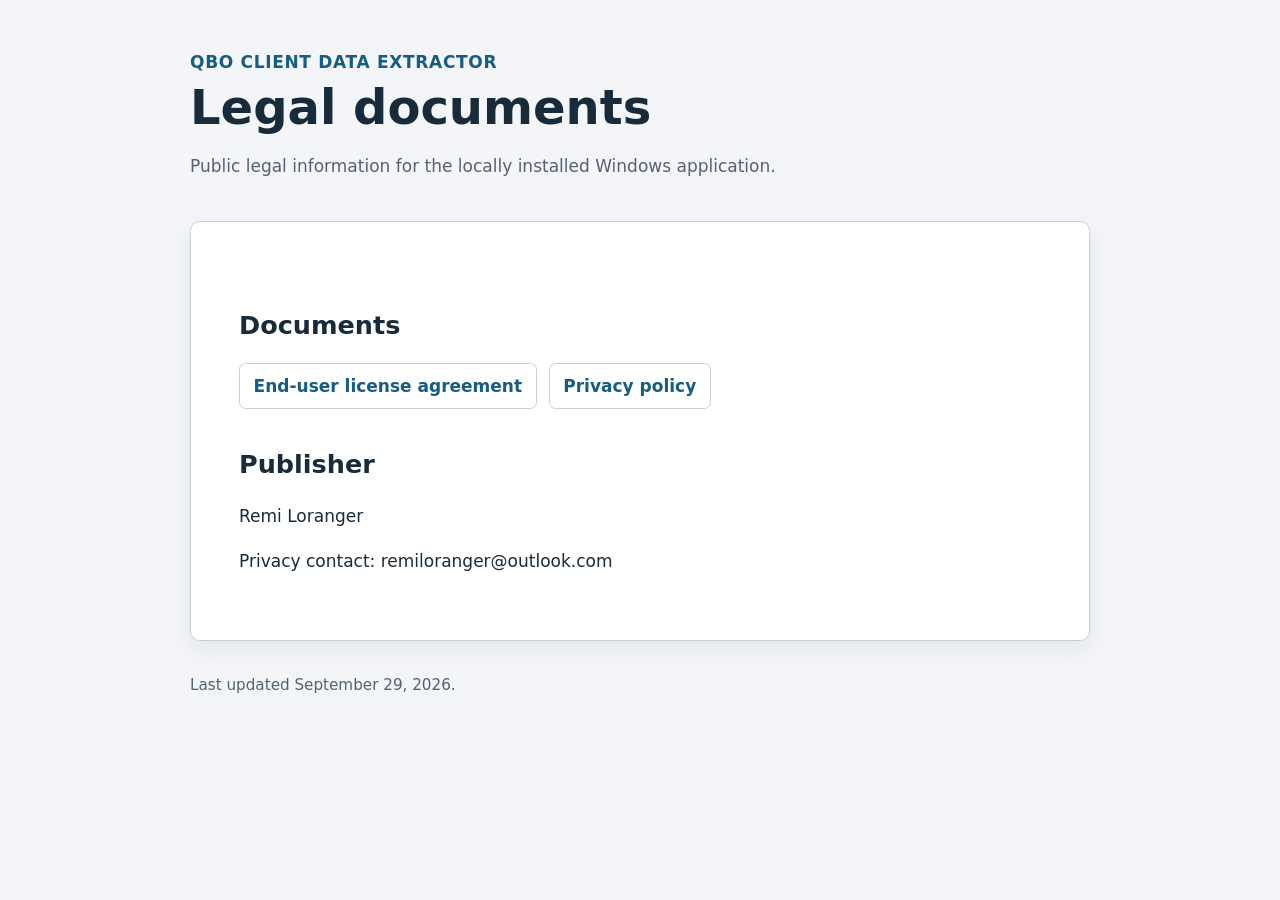
<file: index.html>
<!doctype html>
<html lang="en">
<head>
  <meta charset="utf-8">
  <meta name="viewport" content="width=device-width, initial-scale=1">
  <meta name="description" content="Legal documents for QBO Client Data Extractor.">
  <title>QBO Client Data Extractor — Legal</title>
  <link rel="stylesheet" href="styles.css">
</head>
<body>
<a class="skip-link" href="#content">Skip to content</a>
<header>
  <div class="eyebrow">QBO Client Data Extractor</div>
  <h1>Legal documents</h1>
  <p class="meta">Public legal information for the locally installed Windows application.</p>
</header>
<main id="content">
  <h2>Documents</h2>
  <nav aria-label="Legal documents">
    <a href="eula.html">End-user license agreement</a>
    <a href="privacy.html">Privacy policy</a>
  </nav>
  <h2>Publisher</h2>
  <p><span>Remi Loranger</span></p>
  <p>Privacy contact: <span>remiloranger@outlook.com</span></p>
</main>
<footer>Last updated September 29, 2026.</footer>
</body>
</html>
</file>
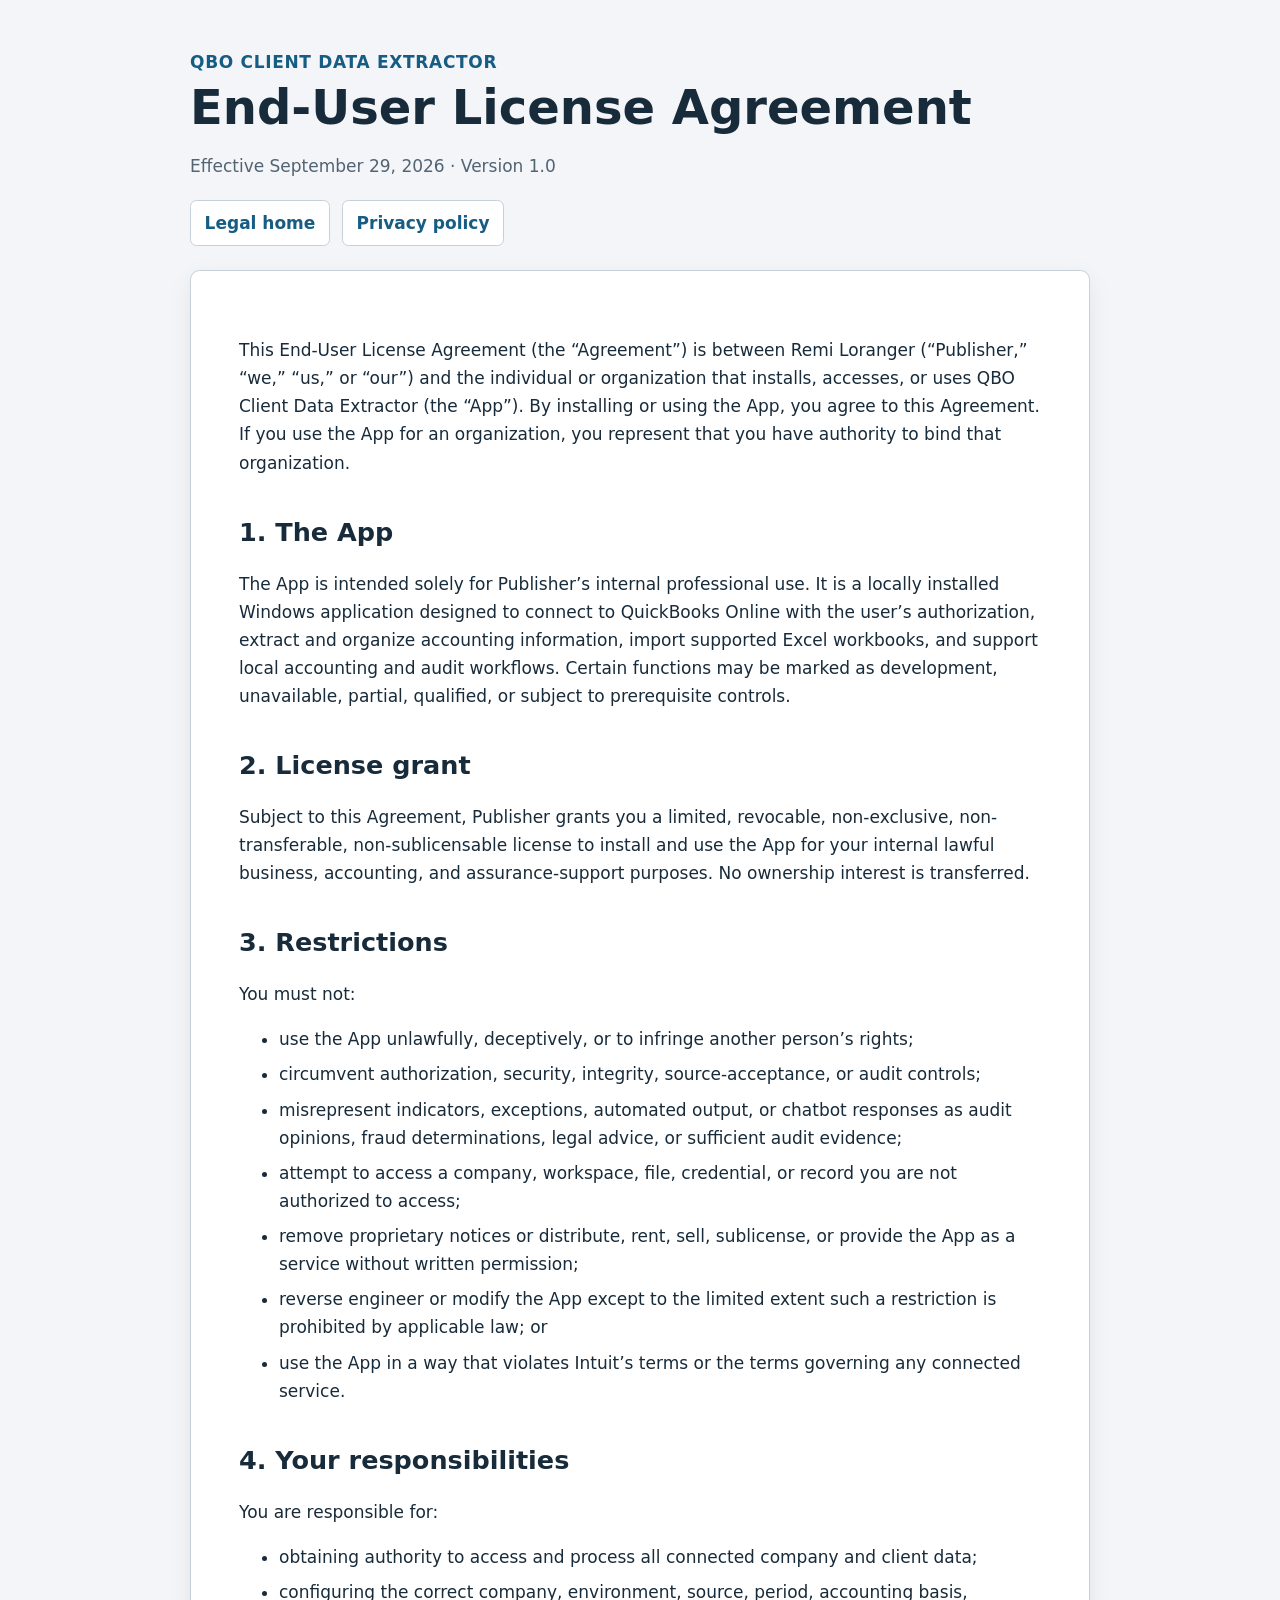
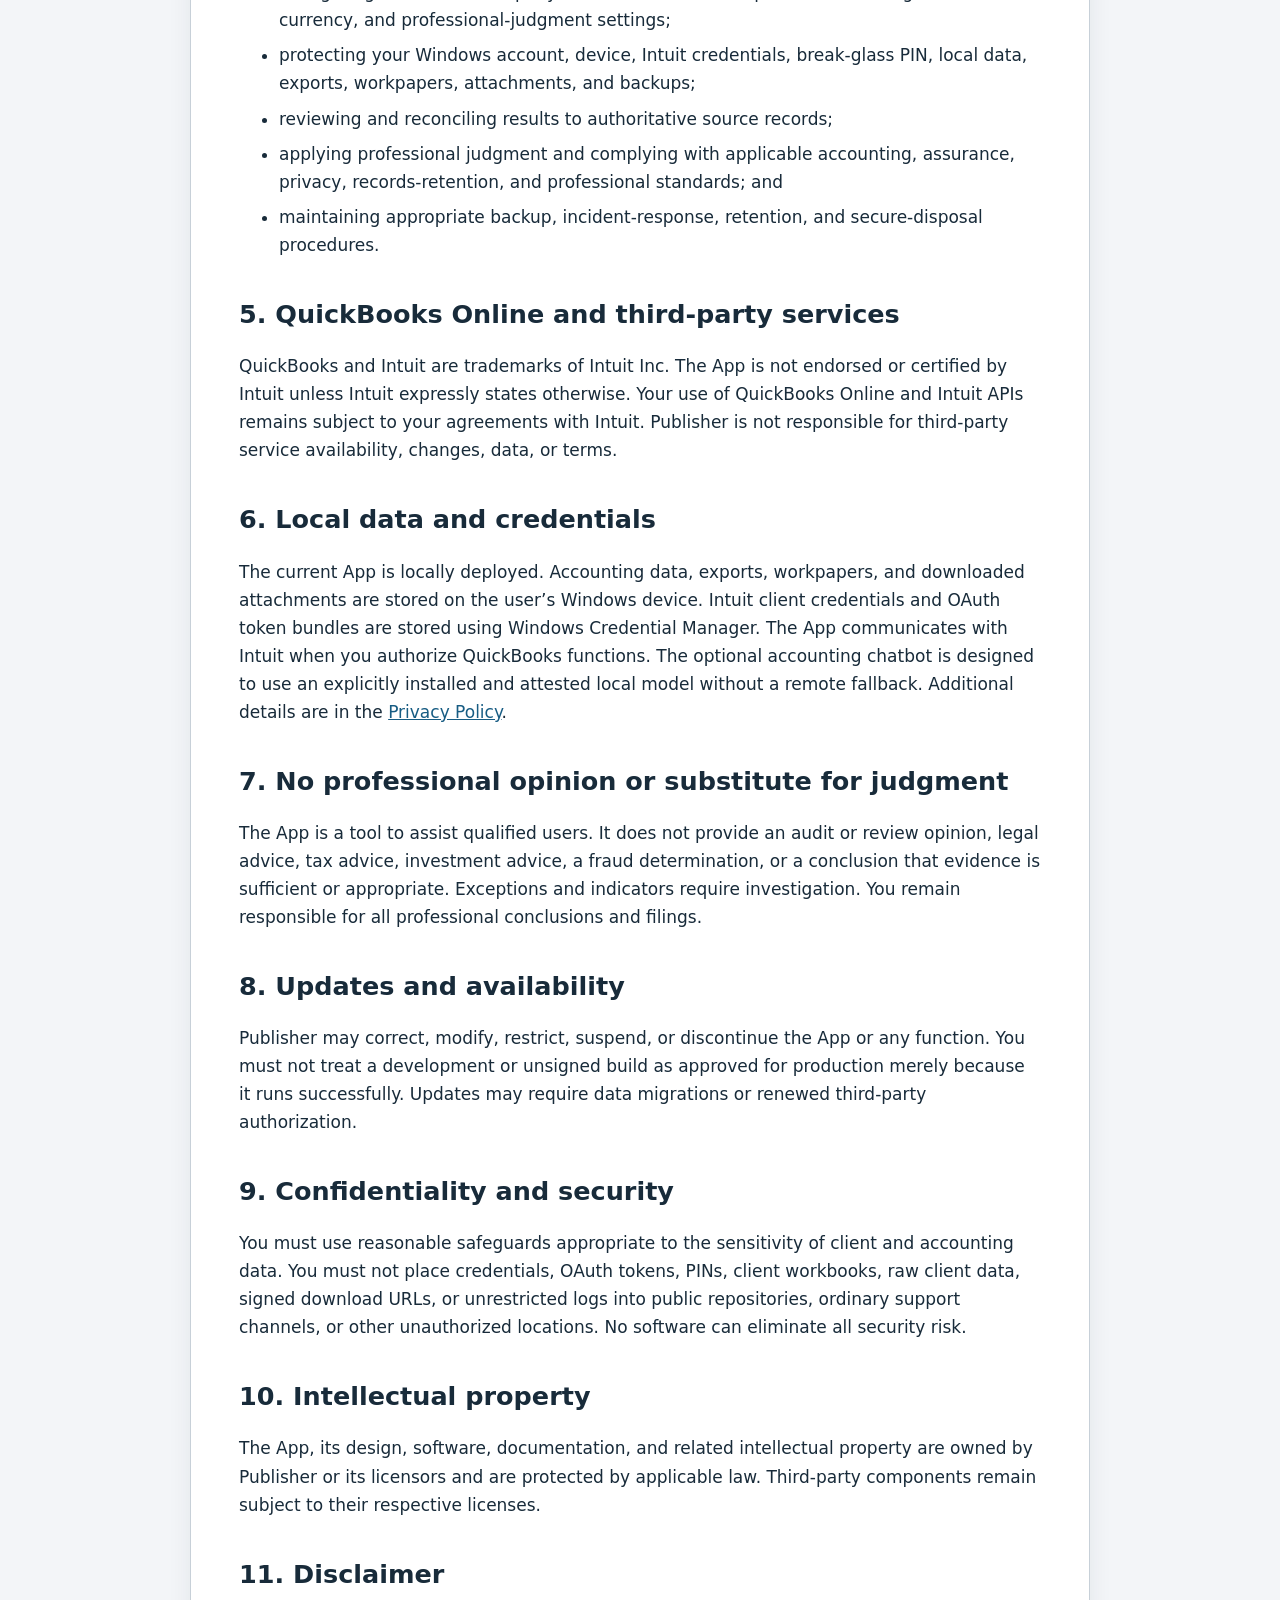
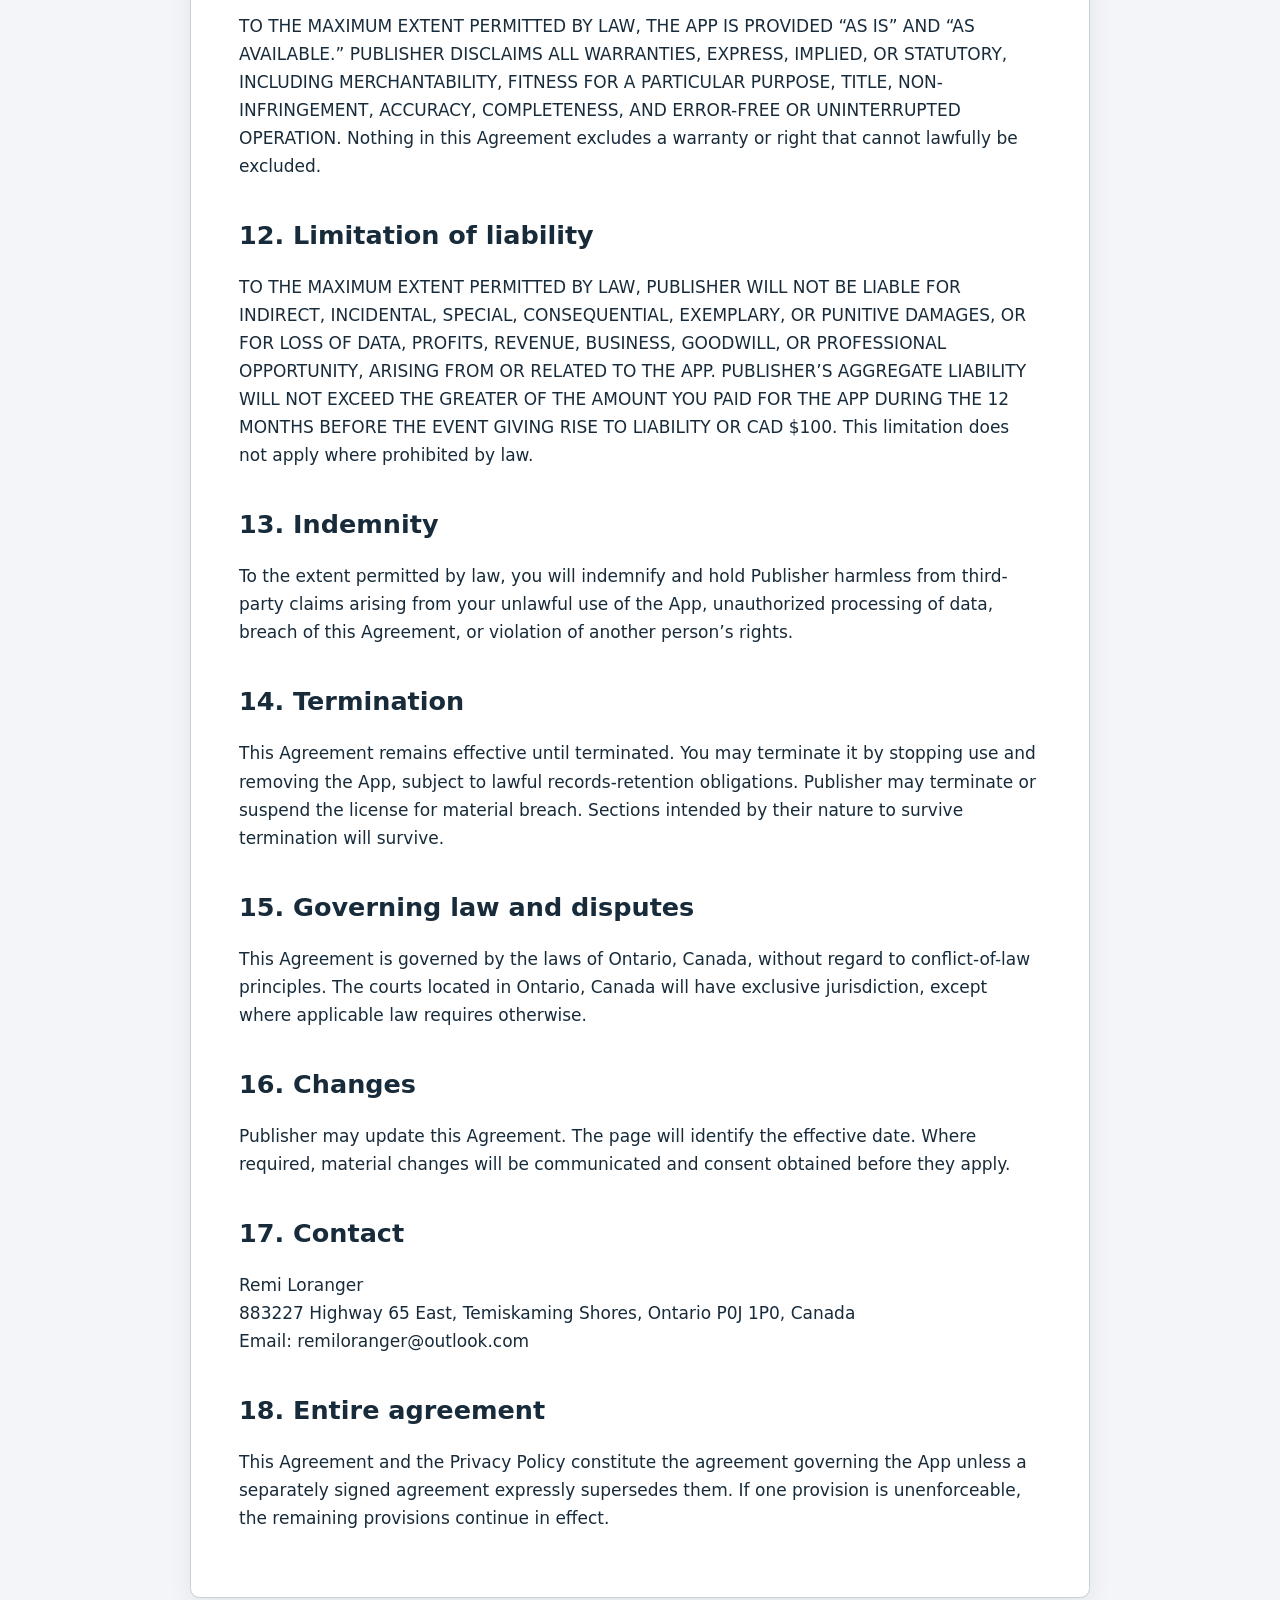
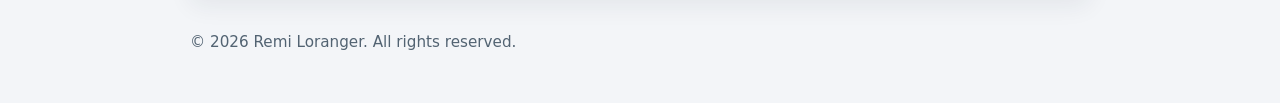
<file: eula.html>
<!doctype html>
<html lang="en">
<head>
  <meta charset="utf-8">
  <meta name="viewport" content="width=device-width, initial-scale=1">
  <meta name="description" content="End-user license agreement for QBO Client Data Extractor.">
  <title>End-User License Agreement — QBO Client Data Extractor</title>
  <link rel="stylesheet" href="styles.css">
</head>
<body>
<a class="skip-link" href="#content">Skip to content</a>
<header>
  <div class="eyebrow">QBO Client Data Extractor</div>
  <h1>End-User License Agreement</h1>
  <p class="meta">Effective September 29, 2026 · Version 1.0</p>
  <nav aria-label="Legal navigation"><a href="index.html">Legal home</a><a href="privacy.html">Privacy policy</a></nav>
</header>
<main id="content">
  <p>This End-User License Agreement (the “Agreement”) is between <span>Remi Loranger</span> (“Publisher,” “we,” “us,” or “our”) and the individual or organization that installs, accesses, or uses QBO Client Data Extractor (the “App”). By installing or using the App, you agree to this Agreement. If you use the App for an organization, you represent that you have authority to bind that organization.</p>

  <h2>1. The App</h2>
  <p>The App is intended solely for Publisher’s internal professional use. It is a locally installed Windows application designed to connect to QuickBooks Online with the user’s authorization, extract and organize accounting information, import supported Excel workbooks, and support local accounting and audit workflows. Certain functions may be marked as development, unavailable, partial, qualified, or subject to prerequisite controls.</p>

  <h2>2. License grant</h2>
  <p>Subject to this Agreement, Publisher grants you a limited, revocable, non-exclusive, non-transferable, non-sublicensable license to install and use the App for your internal lawful business, accounting, and assurance-support purposes. No ownership interest is transferred.</p>

  <h2>3. Restrictions</h2>
  <p>You must not:</p>
  <ul>
    <li>use the App unlawfully, deceptively, or to infringe another person’s rights;</li>
    <li>circumvent authorization, security, integrity, source-acceptance, or audit controls;</li>
    <li>misrepresent indicators, exceptions, automated output, or chatbot responses as audit opinions, fraud determinations, legal advice, or sufficient audit evidence;</li>
    <li>attempt to access a company, workspace, file, credential, or record you are not authorized to access;</li>
    <li>remove proprietary notices or distribute, rent, sell, sublicense, or provide the App as a service without written permission;</li>
    <li>reverse engineer or modify the App except to the limited extent such a restriction is prohibited by applicable law; or</li>
    <li>use the App in a way that violates Intuit’s terms or the terms governing any connected service.</li>
  </ul>

  <h2>4. Your responsibilities</h2>
  <p>You are responsible for:</p>
  <ul>
    <li>obtaining authority to access and process all connected company and client data;</li>
    <li>configuring the correct company, environment, source, period, accounting basis, currency, and professional-judgment settings;</li>
    <li>protecting your Windows account, device, Intuit credentials, break-glass PIN, local data, exports, workpapers, attachments, and backups;</li>
    <li>reviewing and reconciling results to authoritative source records;</li>
    <li>applying professional judgment and complying with applicable accounting, assurance, privacy, records-retention, and professional standards; and</li>
    <li>maintaining appropriate backup, incident-response, retention, and secure-disposal procedures.</li>
  </ul>

  <h2>5. QuickBooks Online and third-party services</h2>
  <p>QuickBooks and Intuit are trademarks of Intuit Inc. The App is not endorsed or certified by Intuit unless Intuit expressly states otherwise. Your use of QuickBooks Online and Intuit APIs remains subject to your agreements with Intuit. Publisher is not responsible for third-party service availability, changes, data, or terms.</p>

  <h2>6. Local data and credentials</h2>
  <p>The current App is locally deployed. Accounting data, exports, workpapers, and downloaded attachments are stored on the user’s Windows device. Intuit client credentials and OAuth token bundles are stored using Windows Credential Manager. The App communicates with Intuit when you authorize QuickBooks functions. The optional accounting chatbot is designed to use an explicitly installed and attested local model without a remote fallback. Additional details are in the <a href="privacy.html">Privacy Policy</a>.</p>

  <h2>7. No professional opinion or substitute for judgment</h2>
  <p>The App is a tool to assist qualified users. It does not provide an audit or review opinion, legal advice, tax advice, investment advice, a fraud determination, or a conclusion that evidence is sufficient or appropriate. Exceptions and indicators require investigation. You remain responsible for all professional conclusions and filings.</p>

  <h2>8. Updates and availability</h2>
  <p>Publisher may correct, modify, restrict, suspend, or discontinue the App or any function. You must not treat a development or unsigned build as approved for production merely because it runs successfully. Updates may require data migrations or renewed third-party authorization.</p>

  <h2>9. Confidentiality and security</h2>
  <p>You must use reasonable safeguards appropriate to the sensitivity of client and accounting data. You must not place credentials, OAuth tokens, PINs, client workbooks, raw client data, signed download URLs, or unrestricted logs into public repositories, ordinary support channels, or other unauthorized locations. No software can eliminate all security risk.</p>

  <h2>10. Intellectual property</h2>
  <p>The App, its design, software, documentation, and related intellectual property are owned by Publisher or its licensors and are protected by applicable law. Third-party components remain subject to their respective licenses.</p>

  <h2>11. Disclaimer</h2>
  <p>TO THE MAXIMUM EXTENT PERMITTED BY LAW, THE APP IS PROVIDED “AS IS” AND “AS AVAILABLE.” PUBLISHER DISCLAIMS ALL WARRANTIES, EXPRESS, IMPLIED, OR STATUTORY, INCLUDING MERCHANTABILITY, FITNESS FOR A PARTICULAR PURPOSE, TITLE, NON-INFRINGEMENT, ACCURACY, COMPLETENESS, AND ERROR-FREE OR UNINTERRUPTED OPERATION. Nothing in this Agreement excludes a warranty or right that cannot lawfully be excluded.</p>

  <h2>12. Limitation of liability</h2>
  <p>TO THE MAXIMUM EXTENT PERMITTED BY LAW, PUBLISHER WILL NOT BE LIABLE FOR INDIRECT, INCIDENTAL, SPECIAL, CONSEQUENTIAL, EXEMPLARY, OR PUNITIVE DAMAGES, OR FOR LOSS OF DATA, PROFITS, REVENUE, BUSINESS, GOODWILL, OR PROFESSIONAL OPPORTUNITY, ARISING FROM OR RELATED TO THE APP. PUBLISHER’S AGGREGATE LIABILITY WILL NOT EXCEED THE GREATER OF THE AMOUNT YOU PAID FOR THE APP DURING THE 12 MONTHS BEFORE THE EVENT GIVING RISE TO LIABILITY OR <span>CAD $100</span>. This limitation does not apply where prohibited by law.</p>

  <h2>13. Indemnity</h2>
  <p>To the extent permitted by law, you will indemnify and hold Publisher harmless from third-party claims arising from your unlawful use of the App, unauthorized processing of data, breach of this Agreement, or violation of another person’s rights.</p>

  <h2>14. Termination</h2>
  <p>This Agreement remains effective until terminated. You may terminate it by stopping use and removing the App, subject to lawful records-retention obligations. Publisher may terminate or suspend the license for material breach. Sections intended by their nature to survive termination will survive.</p>

  <h2>15. Governing law and disputes</h2>
  <p>This Agreement is governed by the laws of <span>Ontario, Canada</span>, without regard to conflict-of-law principles. The courts located in <span>Ontario, Canada</span> will have exclusive jurisdiction, except where applicable law requires otherwise.</p>

  <h2>16. Changes</h2>
  <p>Publisher may update this Agreement. The page will identify the effective date. Where required, material changes will be communicated and consent obtained before they apply.</p>

  <h2>17. Contact</h2>
  <p><span>Remi Loranger</span><br>
  <span>883227 Highway 65 East, Temiskaming Shores, Ontario P0J 1P0, Canada</span><br>
  Email: <span>remiloranger@outlook.com</span></p>

  <h2>18. Entire agreement</h2>
  <p>This Agreement and the Privacy Policy constitute the agreement governing the App unless a separately signed agreement expressly supersedes them. If one provision is unenforceable, the remaining provisions continue in effect.</p>
</main>
<footer>© 2026 <span>Remi Loranger</span>. All rights reserved.</footer>
</body>
</html>
</file>
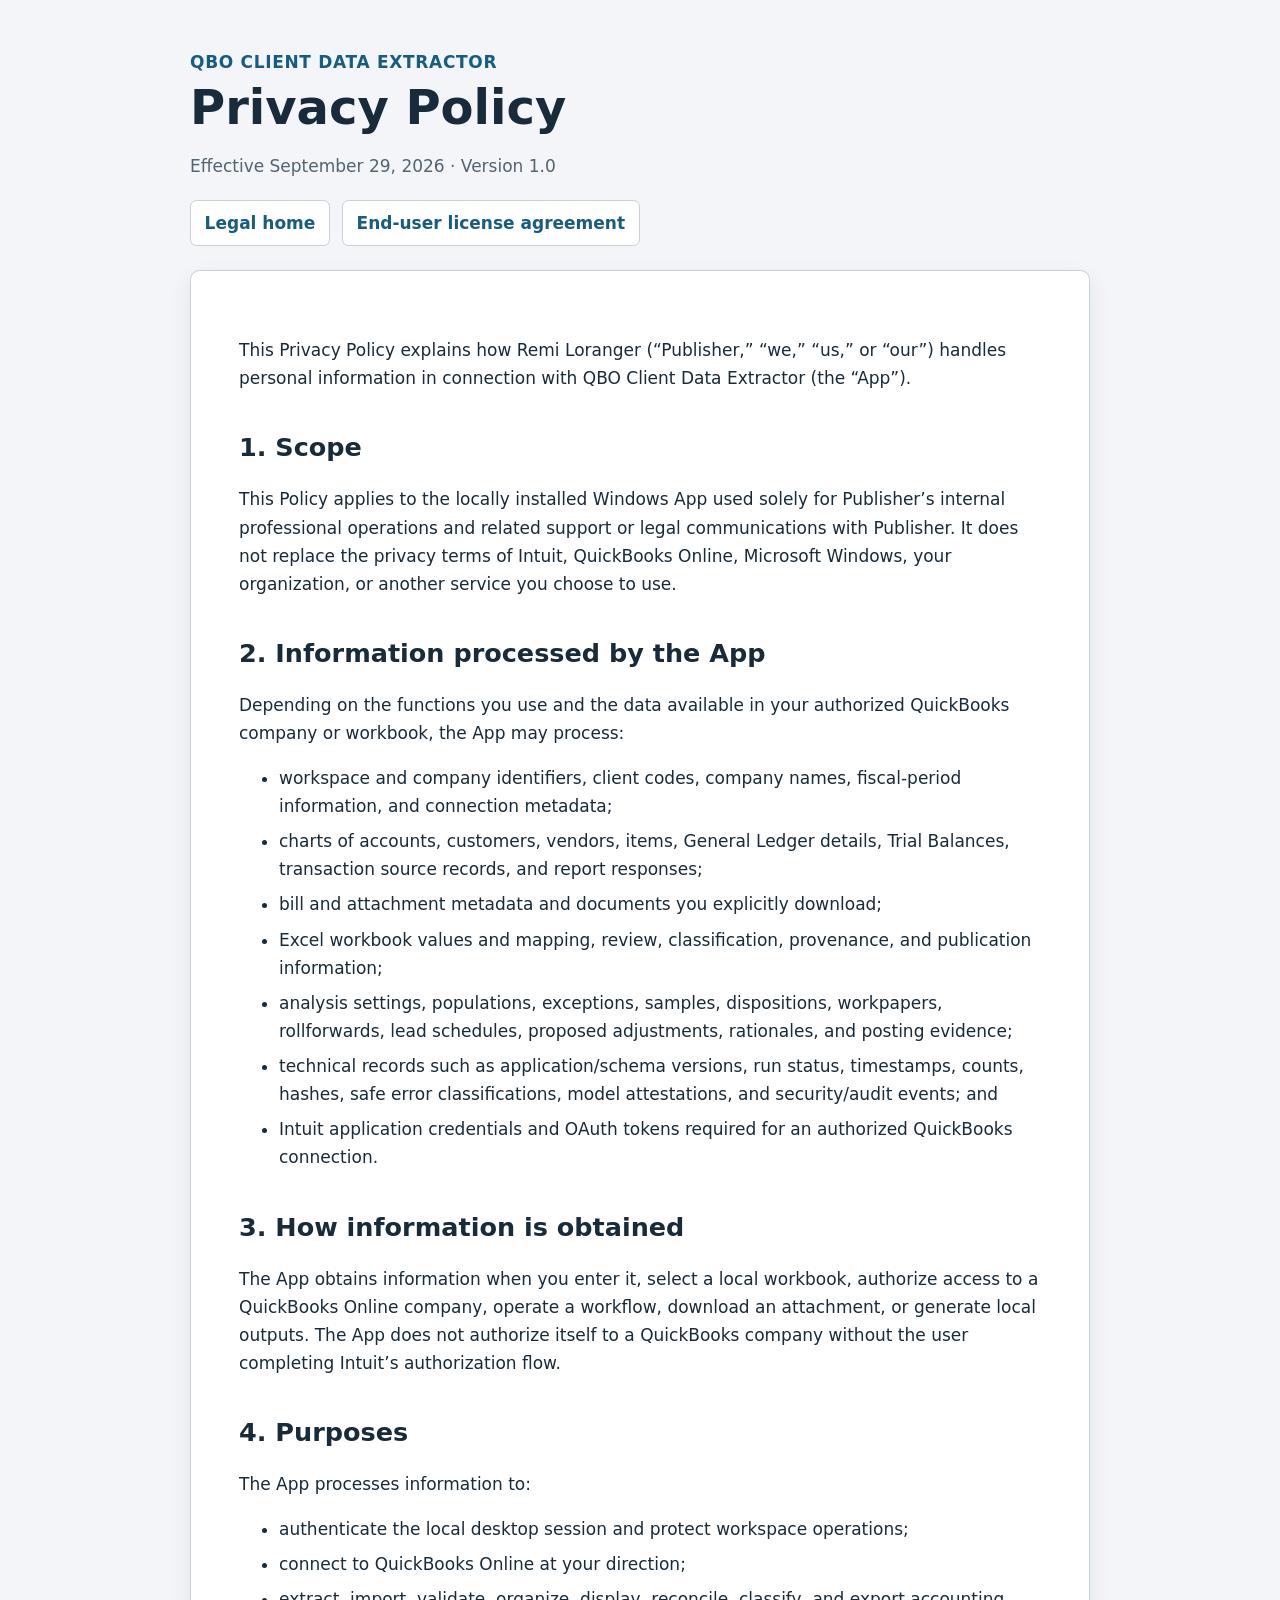
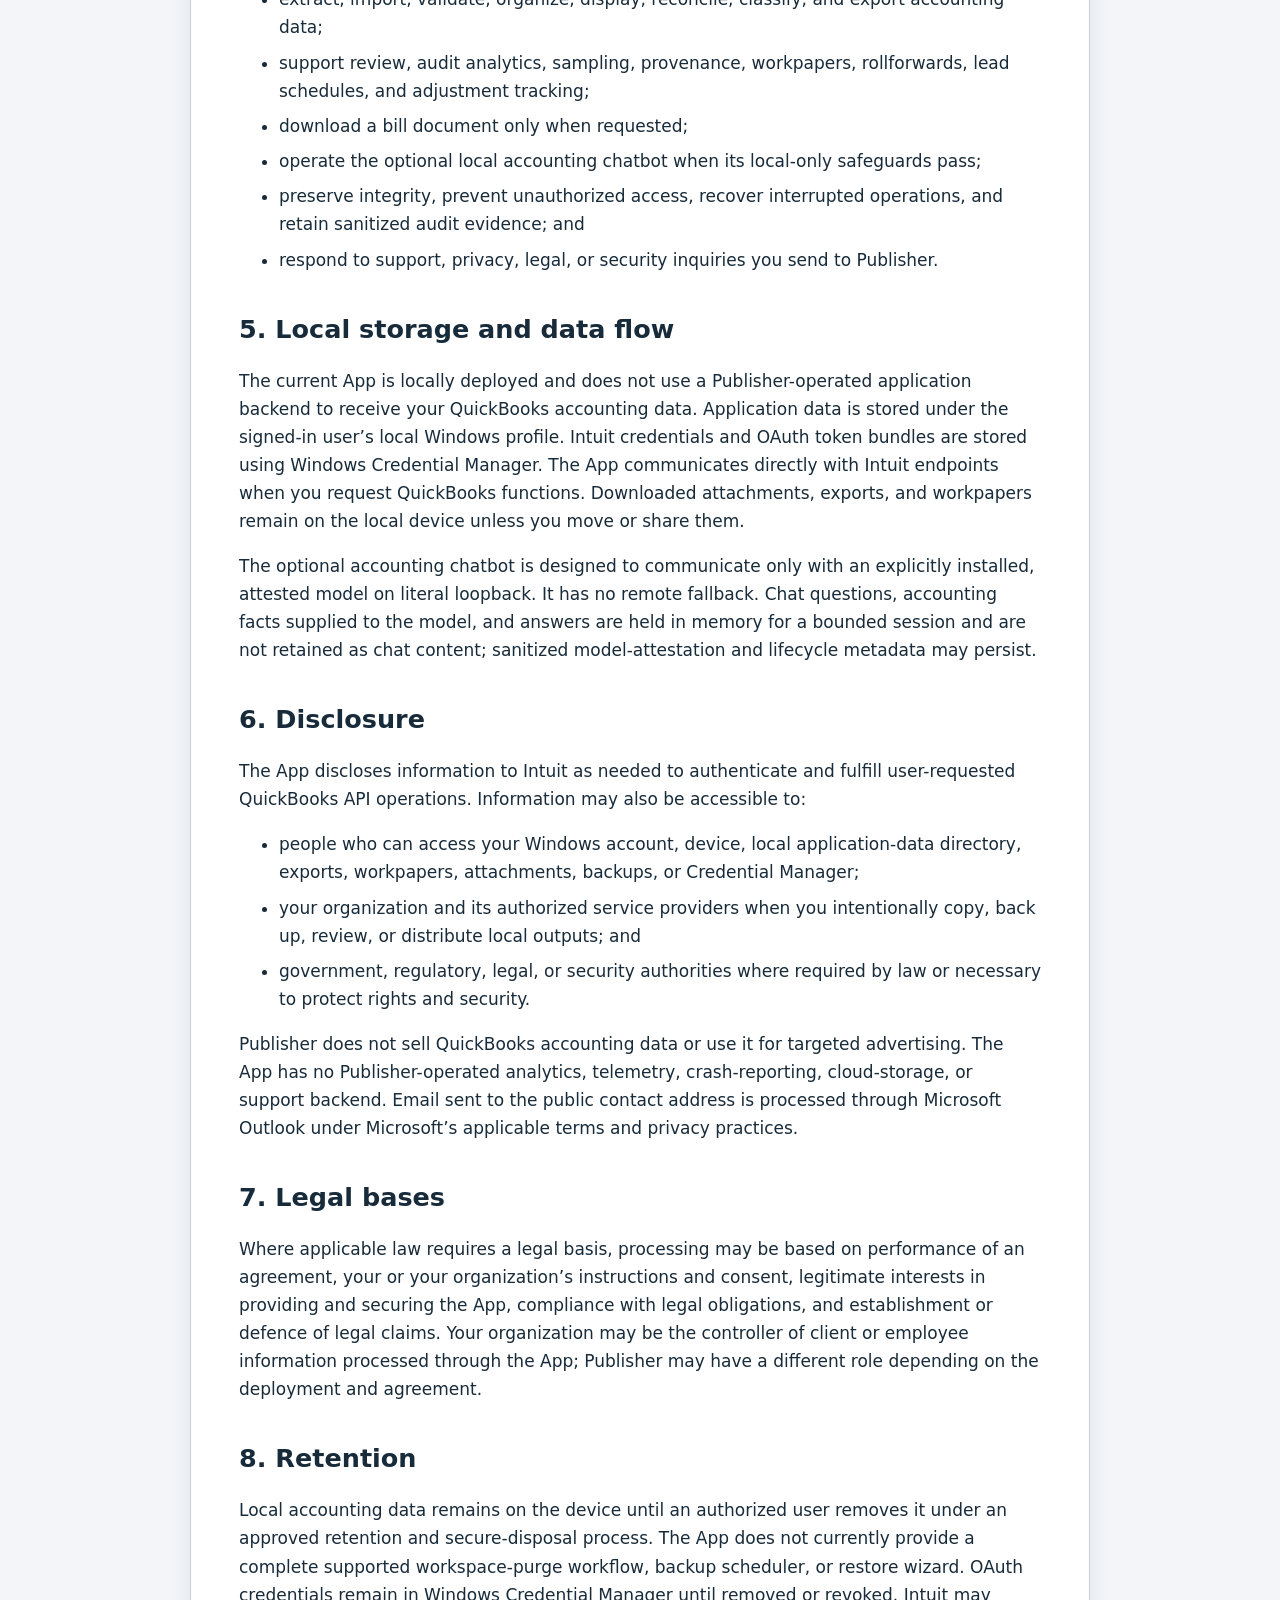
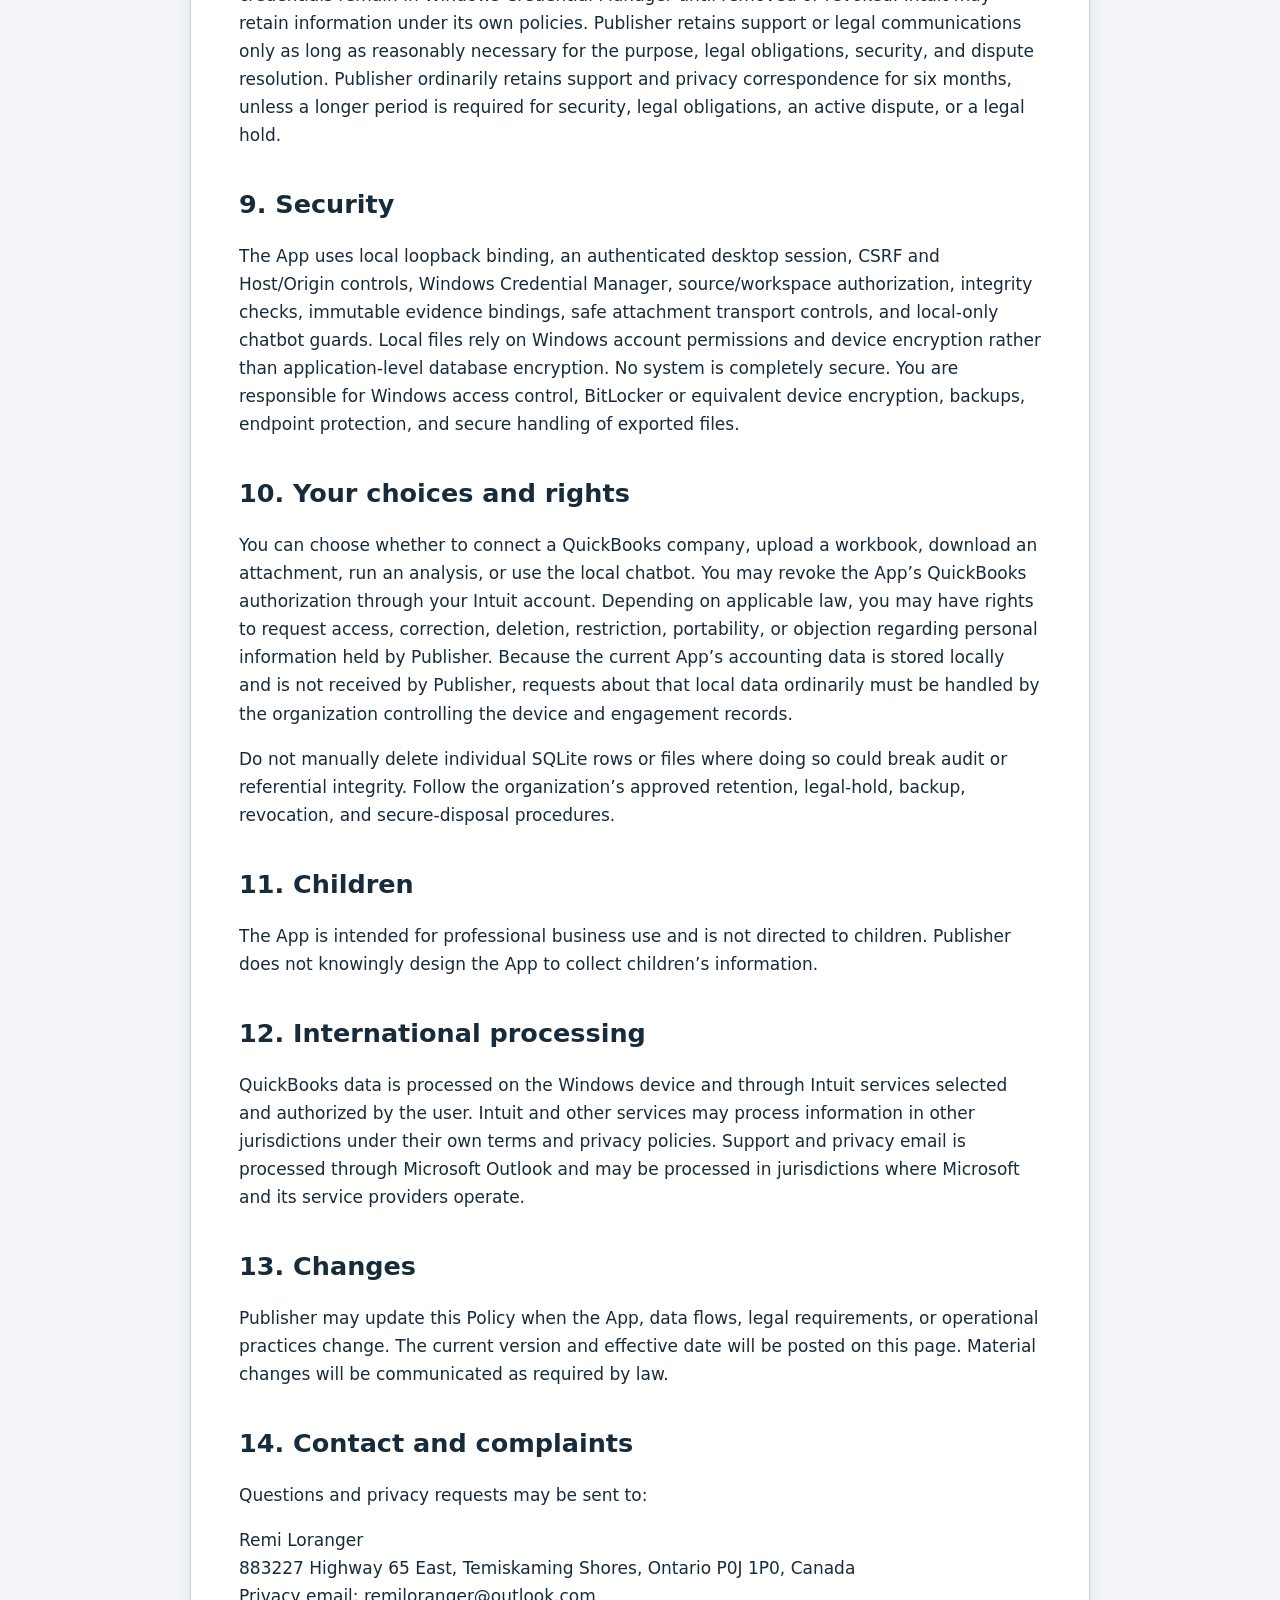
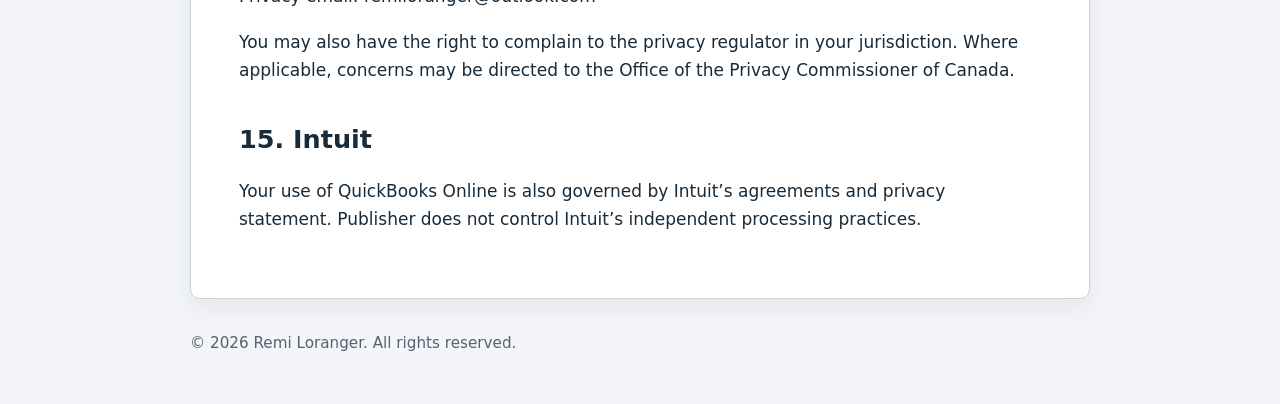
<file: privacy.html>
<!doctype html>
<html lang="en">
<head>
  <meta charset="utf-8">
  <meta name="viewport" content="width=device-width, initial-scale=1">
  <meta name="description" content="Privacy policy for QBO Client Data Extractor.">
  <title>Privacy Policy — QBO Client Data Extractor</title>
  <link rel="stylesheet" href="styles.css">
</head>
<body>
<a class="skip-link" href="#content">Skip to content</a>
<header>
  <div class="eyebrow">QBO Client Data Extractor</div>
  <h1>Privacy Policy</h1>
  <p class="meta">Effective September 29, 2026 · Version 1.0</p>
  <nav aria-label="Legal navigation"><a href="index.html">Legal home</a><a href="eula.html">End-user license agreement</a></nav>
</header>
<main id="content">
  <p>This Privacy Policy explains how <span>Remi Loranger</span> (“Publisher,” “we,” “us,” or “our”) handles personal information in connection with QBO Client Data Extractor (the “App”).</p>

  <h2>1. Scope</h2>
  <p>This Policy applies to the locally installed Windows App used solely for Publisher’s internal professional operations and related support or legal communications with Publisher. It does not replace the privacy terms of Intuit, QuickBooks Online, Microsoft Windows, your organization, or another service you choose to use.</p>

  <h2>2. Information processed by the App</h2>
  <p>Depending on the functions you use and the data available in your authorized QuickBooks company or workbook, the App may process:</p>
  <ul>
    <li>workspace and company identifiers, client codes, company names, fiscal-period information, and connection metadata;</li>
    <li>charts of accounts, customers, vendors, items, General Ledger details, Trial Balances, transaction source records, and report responses;</li>
    <li>bill and attachment metadata and documents you explicitly download;</li>
    <li>Excel workbook values and mapping, review, classification, provenance, and publication information;</li>
    <li>analysis settings, populations, exceptions, samples, dispositions, workpapers, rollforwards, lead schedules, proposed adjustments, rationales, and posting evidence;</li>
    <li>technical records such as application/schema versions, run status, timestamps, counts, hashes, safe error classifications, model attestations, and security/audit events; and</li>
    <li>Intuit application credentials and OAuth tokens required for an authorized QuickBooks connection.</li>
  </ul>

  <h2>3. How information is obtained</h2>
  <p>The App obtains information when you enter it, select a local workbook, authorize access to a QuickBooks Online company, operate a workflow, download an attachment, or generate local outputs. The App does not authorize itself to a QuickBooks company without the user completing Intuit’s authorization flow.</p>

  <h2>4. Purposes</h2>
  <p>The App processes information to:</p>
  <ul>
    <li>authenticate the local desktop session and protect workspace operations;</li>
    <li>connect to QuickBooks Online at your direction;</li>
    <li>extract, import, validate, organize, display, reconcile, classify, and export accounting data;</li>
    <li>support review, audit analytics, sampling, provenance, workpapers, rollforwards, lead schedules, and adjustment tracking;</li>
    <li>download a bill document only when requested;</li>
    <li>operate the optional local accounting chatbot when its local-only safeguards pass;</li>
    <li>preserve integrity, prevent unauthorized access, recover interrupted operations, and retain sanitized audit evidence; and</li>
    <li>respond to support, privacy, legal, or security inquiries you send to Publisher.</li>
  </ul>

  <h2>5. Local storage and data flow</h2>
  <p>The current App is locally deployed and does not use a Publisher-operated application backend to receive your QuickBooks accounting data. Application data is stored under the signed-in user’s local Windows profile. Intuit credentials and OAuth token bundles are stored using Windows Credential Manager. The App communicates directly with Intuit endpoints when you request QuickBooks functions. Downloaded attachments, exports, and workpapers remain on the local device unless you move or share them.</p>
  <p>The optional accounting chatbot is designed to communicate only with an explicitly installed, attested model on literal loopback. It has no remote fallback. Chat questions, accounting facts supplied to the model, and answers are held in memory for a bounded session and are not retained as chat content; sanitized model-attestation and lifecycle metadata may persist.</p>

  <h2>6. Disclosure</h2>
  <p>The App discloses information to Intuit as needed to authenticate and fulfill user-requested QuickBooks API operations. Information may also be accessible to:</p>
  <ul>
    <li>people who can access your Windows account, device, local application-data directory, exports, workpapers, attachments, backups, or Credential Manager;</li>
    <li>your organization and its authorized service providers when you intentionally copy, back up, review, or distribute local outputs; and</li>
    <li>government, regulatory, legal, or security authorities where required by law or necessary to protect rights and security.</li>
  </ul>
  <p>Publisher does not sell QuickBooks accounting data or use it for targeted advertising. <span>The App has no Publisher-operated analytics, telemetry, crash-reporting, cloud-storage, or support backend. Email sent to the public contact address is processed through Microsoft Outlook under Microsoft’s applicable terms and privacy practices.</span></p>

  <h2>7. Legal bases</h2>
  <p>Where applicable law requires a legal basis, processing may be based on performance of an agreement, your or your organization’s instructions and consent, legitimate interests in providing and securing the App, compliance with legal obligations, and establishment or defence of legal claims. Your organization may be the controller of client or employee information processed through the App; Publisher may have a different role depending on the deployment and agreement.</p>

  <h2>8. Retention</h2>
  <p>Local accounting data remains on the device until an authorized user removes it under an approved retention and secure-disposal process. The App does not currently provide a complete supported workspace-purge workflow, backup scheduler, or restore wizard. OAuth credentials remain in Windows Credential Manager until removed or revoked. Intuit may retain information under its own policies. Publisher retains support or legal communications only as long as reasonably necessary for the purpose, legal obligations, security, and dispute resolution. <span>Publisher ordinarily retains support and privacy correspondence for six months, unless a longer period is required for security, legal obligations, an active dispute, or a legal hold.</span></p>

  <h2>9. Security</h2>
  <p>The App uses local loopback binding, an authenticated desktop session, CSRF and Host/Origin controls, Windows Credential Manager, source/workspace authorization, integrity checks, immutable evidence bindings, safe attachment transport controls, and local-only chatbot guards. Local files rely on Windows account permissions and device encryption rather than application-level database encryption. No system is completely secure. You are responsible for Windows access control, BitLocker or equivalent device encryption, backups, endpoint protection, and secure handling of exported files.</p>

  <h2>10. Your choices and rights</h2>
  <p>You can choose whether to connect a QuickBooks company, upload a workbook, download an attachment, run an analysis, or use the local chatbot. You may revoke the App’s QuickBooks authorization through your Intuit account. Depending on applicable law, you may have rights to request access, correction, deletion, restriction, portability, or objection regarding personal information held by Publisher. Because the current App’s accounting data is stored locally and is not received by Publisher, requests about that local data ordinarily must be handled by the organization controlling the device and engagement records.</p>
  <p>Do not manually delete individual SQLite rows or files where doing so could break audit or referential integrity. Follow the organization’s approved retention, legal-hold, backup, revocation, and secure-disposal procedures.</p>

  <h2>11. Children</h2>
  <p>The App is intended for professional business use and is not directed to children. Publisher does not knowingly design the App to collect children’s information.</p>

  <h2>12. International processing</h2>
  <p>QuickBooks data is processed on the Windows device and through Intuit services selected and authorized by the user. Intuit and other services may process information in other jurisdictions under their own terms and privacy policies. <span>Support and privacy email is processed through Microsoft Outlook and may be processed in jurisdictions where Microsoft and its service providers operate.</span></p>

  <h2>13. Changes</h2>
  <p>Publisher may update this Policy when the App, data flows, legal requirements, or operational practices change. The current version and effective date will be posted on this page. Material changes will be communicated as required by law.</p>

  <h2>14. Contact and complaints</h2>
  <p>Questions and privacy requests may be sent to:</p>
  <p><span>Remi Loranger</span><br>
  <span>883227 Highway 65 East, Temiskaming Shores, Ontario P0J 1P0, Canada</span><br>
  Privacy email: <span>remiloranger@outlook.com</span></p>
  <p>You may also have the right to complain to the privacy regulator in your jurisdiction. <span>Where applicable, concerns may be directed to the Office of the Privacy Commissioner of Canada.</span></p>

  <h2>15. Intuit</h2>
  <p>Your use of QuickBooks Online is also governed by Intuit’s agreements and privacy statement. Publisher does not control Intuit’s independent processing practices.</p>
</main>
<footer>© 2026 <span>Remi Loranger</span>. All rights reserved.</footer>
</body>
</html>
</file>
<file: styles.css>
:root {
  color-scheme: light;
  --ink: #182b3a;
  --muted: #526372;
  --accent: #175c83;
  --canvas: #f3f5f8;
  --panel: #ffffff;
  --border: #c7d0d8;
}
* { box-sizing: border-box; }
html { scroll-behavior: smooth; }
body {
  margin: 0;
  background: var(--canvas);
  color: var(--ink);
  font-family: "Segoe UI", system-ui, -apple-system, BlinkMacSystemFont, sans-serif;
  font-size: 17px;
  line-height: 1.65;
}
a { color: var(--accent); }
a:focus-visible { outline: 3px solid #0b6fa4; outline-offset: 3px; }
.skip-link {
  position: absolute;
  left: 1rem;
  top: -5rem;
  padding: .75rem 1rem;
  background: var(--panel);
  border: 2px solid var(--accent);
  z-index: 10;
}
.skip-link:focus { top: 1rem; }
header, main, footer { width: min(900px, calc(100% - 2rem)); margin-inline: auto; }
header { padding: 3rem 0 1.5rem; }
.eyebrow { color: var(--accent); font-weight: 700; letter-spacing: .04em; text-transform: uppercase; }
h1 { font-size: clamp(2rem, 5vw, 3rem); line-height: 1.15; margin: .25rem 0 1rem; }
h2 { margin-top: 2.5rem; line-height: 1.25; }
h3 { margin-top: 1.75rem; }
.meta { color: var(--muted); }
.notice {
  border-left: 5px solid var(--accent);
  background: #e9f3f8;
  padding: 1rem 1.25rem;
  margin: 1.5rem 0;
}
nav { display: flex; flex-wrap: wrap; gap: .75rem; margin-top: 1.25rem; }
nav a {
  min-height: 44px;
  display: inline-flex;
  align-items: center;
  padding: .5rem .85rem;
  border: 1px solid var(--border);
  border-radius: .4rem;
  background: var(--panel);
  text-decoration: none;
  font-weight: 650;
}
main {
  background: var(--panel);
  border: 1px solid var(--border);
  border-radius: .6rem;
  padding: clamp(1.25rem, 4vw, 3rem);
  box-shadow: 0 8px 24px rgba(24, 43, 58, .07);
}
li { margin: .45rem 0; }
code { background: #eef1f4; padding: .1rem .3rem; border-radius: .2rem; }
.placeholder { color: #8b1d1d; font-weight: 700; }
footer { color: var(--muted); padding: 2rem 0 3rem; font-size: .95rem; }
@media print {
  body { background: #fff; font-size: 11pt; }
  nav, .skip-link { display: none; }
  main { width: 100%; border: 0; box-shadow: none; padding: 0; }
}
</file>
